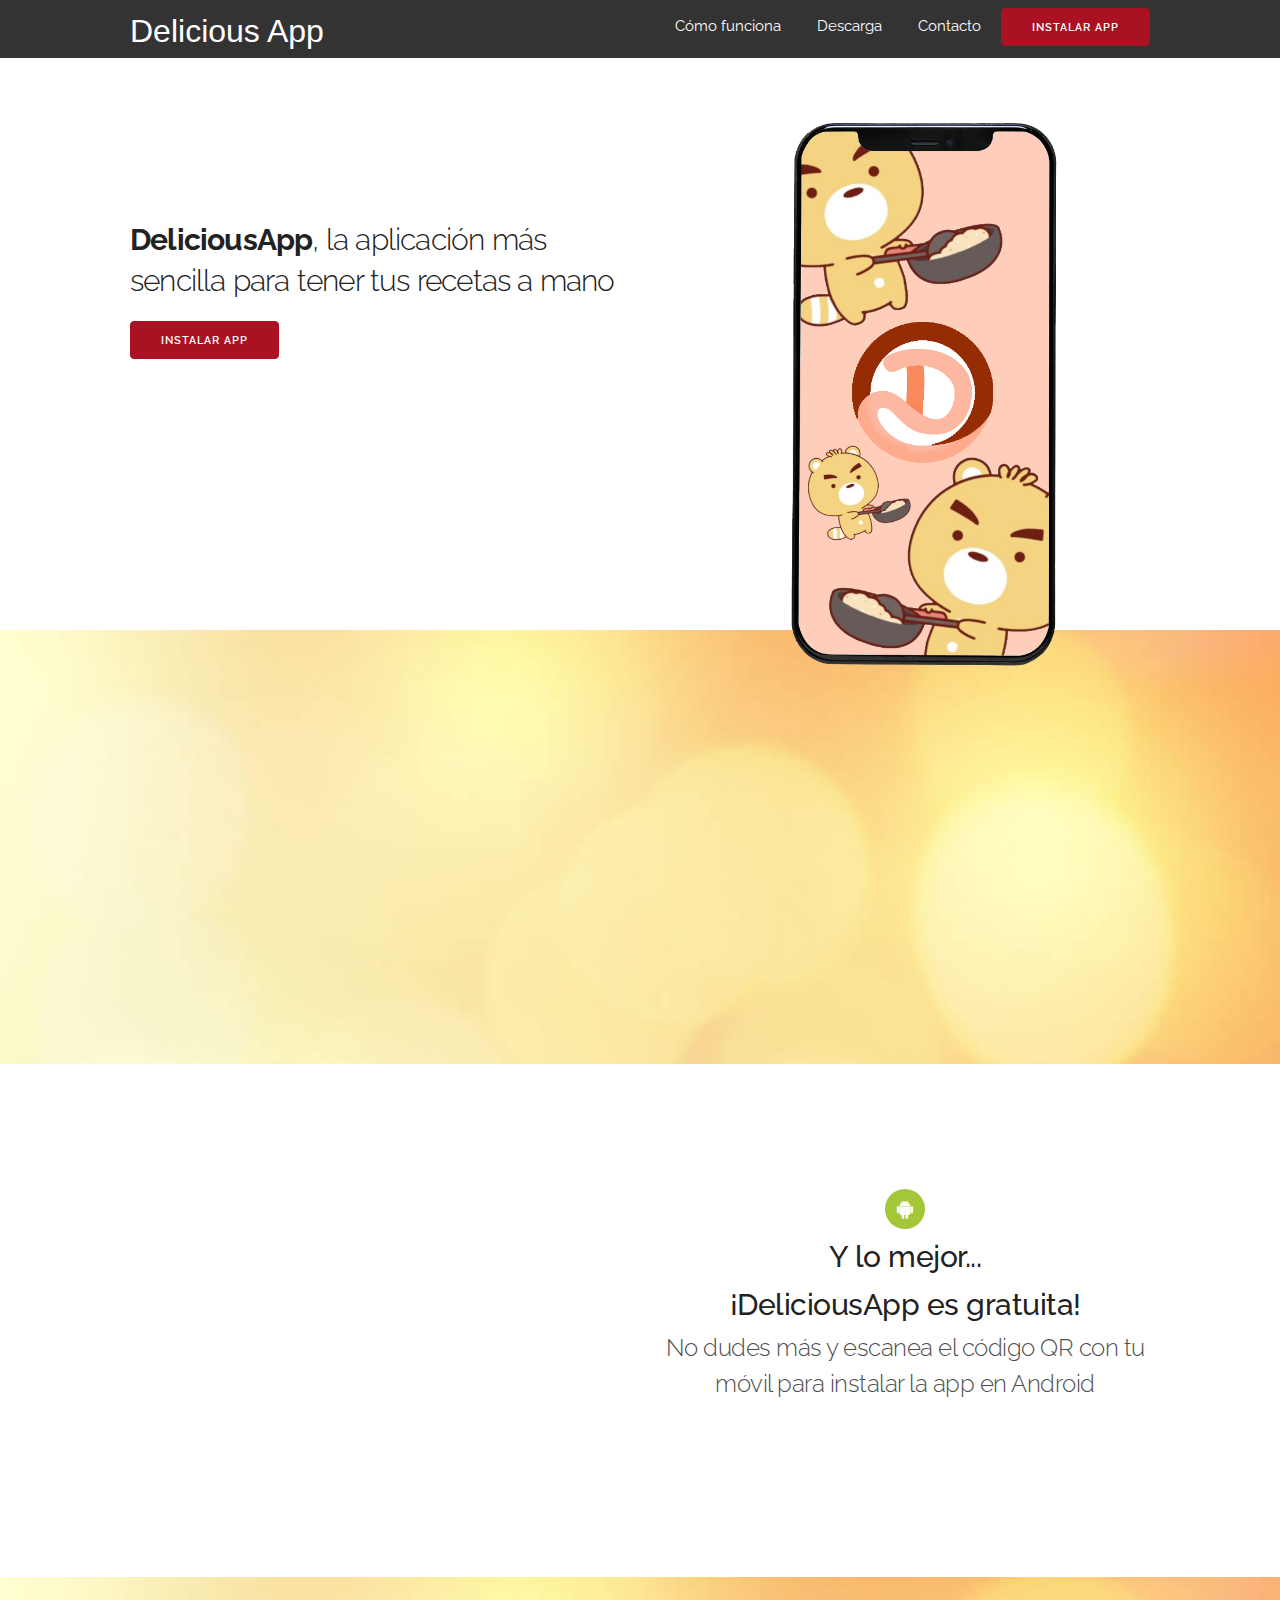
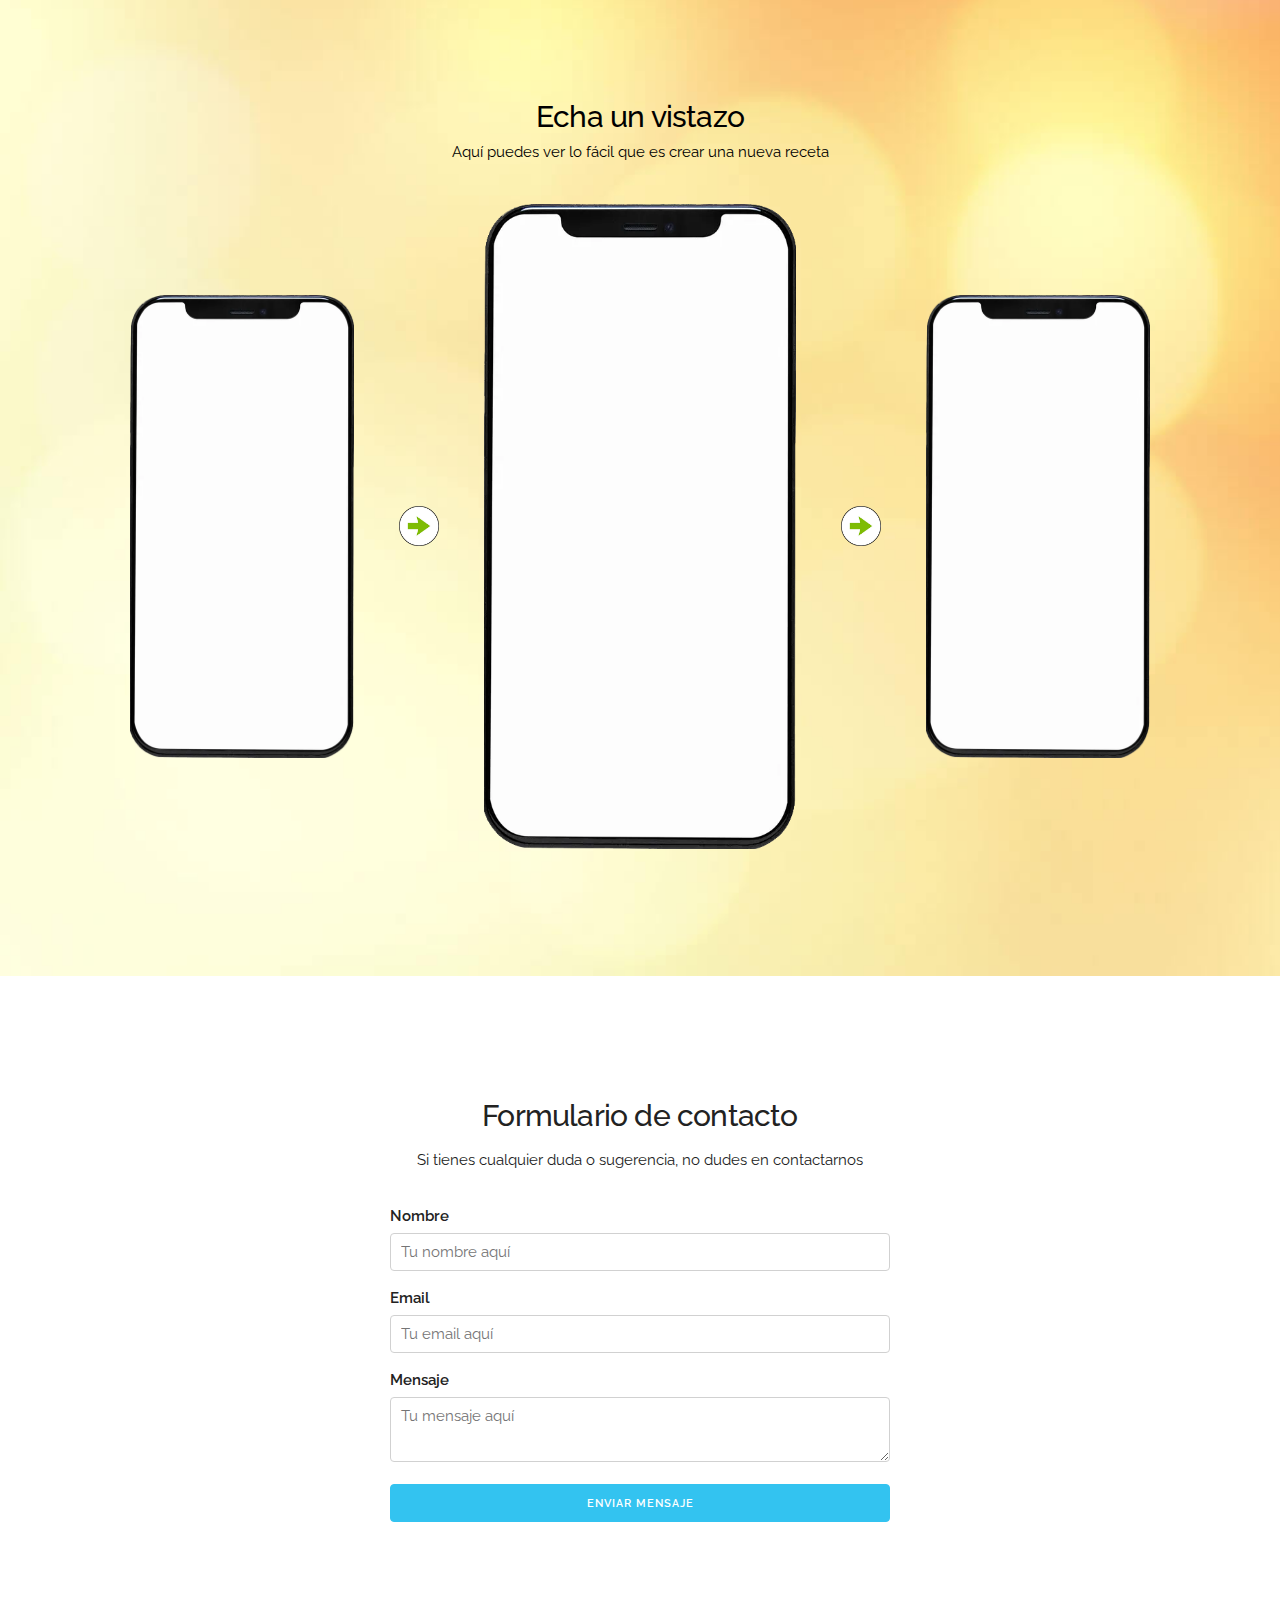
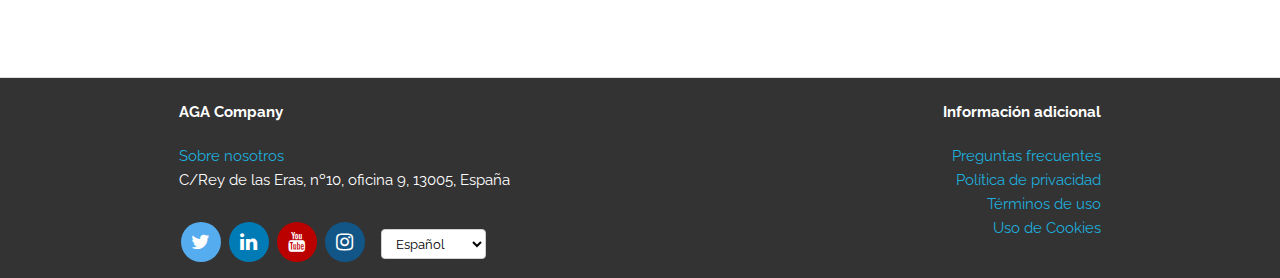
<file: index.html>
<!DOCTYPE html>
<html lang="es">
  <head>
    <meta charset="utf-8">
    <title>DeliciousApp</title>
    <meta name="description" content="DeliciousApp web">
    <meta name="author" content="AGA company">
    <meta name="viewport" content="width=device-width, initial-scale=1">
    <link href="//fonts.googleapis.com/css?family=Raleway:400,300,600" rel="stylesheet" type="text/css">
    <link href="https://fonts.cdnfonts.com/css/street-explorer" rel="stylesheet">
    <link rel="stylesheet" href="https://cdnjs.cloudflare.com/ajax/libs/font-awesome/4.7.0/css/font-awesome.min.css">
    <link rel="stylesheet" href="css/normalize.css">
    <link rel="stylesheet" href="css/skeleton.css">
    <link rel="stylesheet" href="css/deliciosapp.css">
    <link rel="icon" type="image/png" href="images/favicon.png">
  </head>
  <body>

    <div id="header-section"></div>

    <div id="hero-section" class="section hero">
      <div class="container">
        <div class="row">
          <div class="one-half column">
            <h4 class="hero-heading">
              <strong>DeliciousApp</strong>, la aplicación más sencilla para tener tus recetas a mano
            </h4>
            <a class="button button-primary" href="/deliciousapp.apk">Instalar App</a>
          </div>
          <div class="one-half column">
            <img class="phone" src="images/hero_screen.png">
          </div>
        </div>
      </div>
    </div>
    
    <div id="features-section" class="section features">
      <div class="container">
        <div class="row">
          <div class="one-third column feature bottom-top-animation">
            <h2 class="feature-number">
              <strong>1</strong>
            </h2>
            <h5 class="feature-heading">
              No olvides tus recetas
            </h5>
            <p class="feature-description">
              Con DeliciousApp podrás guardar todas tus recetas en tu móvil o tablet Android de forma rápida y fácil
            </p>
          </div>
          <div class="one-third column feature bottom-top-animation">
            <h2 class="feature-number">
              <strong>2</strong>
            </h2>
            <h5 class="feature-heading">
              Comparte tus recetas
            </h5>
            <p class="feature-description">
              Envíale a tus amigos y conocidos los pasos a seguir para cocinar tus recetas más aclamadas
            </p>
          </div>
          <div class="one-third column feature bottom-top-animation">
            <h2 class="feature-number">
              <strong>3</strong>
            </h2>
            <h5 class="feature-heading">
              Soporte multi-usuario
            </h5>
            <p class="feature-description">
              Crea distintos usuarios en un mismo dispositivo (así podrás mantener en secreto tu receta estrella)
            </p>
          </div>
        </div>
      </div>
    </div>

    <div id="install-section" class="section install">
      <div class="container">
        <div class="row">
          <div class="one-half column bottom-top-animation">
            <img class="install-qr" src="images/install_qr.png">
          </div>
          <div class="one-half column">
            <a href="#" onclick="javascript:showWorkInProgressAlert()" class="fa fa-android"></a>
            <h5 class="install-heading">
              Y lo mejor...
            </h5>
            <h5 class="install-heading">
              ¡DeliciousApp es gratuita!
            </h5>
            <h5 class="install-description">
              No dudes más y escanea el código QR con tu móvil para instalar la app en Android
            </h5>
          </div>
        </div>
      </div>
    </div>

    <div id="demo-section" class="section demo-images">
      <div class="container">
        <h4 class="demo-images-heading">Echa un vistazo</h4>
        <p class="demo-images-description">
          Aquí puedes ver lo fácil que es crear una nueva receta
        </p>
        <div class="row">
          <div class="three columns">
            <img class="u-max-full-width" src="images/screenshot_1.png">
          </div>
          <div class="one column">
            <img class="arrow-icon" src="images/arrow_icon.png">
          </div>
          <div class="four columns">
            <img class="u-max-full-width" src="images/screenshot_2.png">
          </div>
          <div class="one column">
            <img class="arrow-icon" src="images/arrow_icon.png">
          </div>
          <div class="three columns">
            <img class="u-max-full-width" src="images/screenshot_3.png">
          </div>
        </div>
      </div>
    </div>
    
    <div id="contact-section" class="section contact">
      <div class="container">
        <h4 class="contact-heading">
          Formulario de contacto
        </h4>
        <p class="contact-description">
          Si tienes cualquier duda o sugerencia, no dudes en contactarnos
        </p>
        <form id="contact-form" action="" method="post" class="contact-form">
          <label for="name">Nombre</label>
          <input id="name" type="text" name="name" placeholder="Tu nombre aquí" maxlength="100" required>
      
          <label for="email">Email</label>
          <input id="email" type="email" name="email" placeholder="Tu email aquí" required>
      
          <label for="message">Mensaje</label>
          <textarea id="message" name="message" placeholder="Tu mensaje aquí" maxlength="255" required></textarea>

          <p id="contact-form-success-message" class="alert alert-success display-none">
            <strong>¡Gracias por contactar!</strong> Te contestaremos en un plazo máximo de 48 horas.
          </p>
          <p id="contact-form-error-message" class="alert alert-error display-none">
            <strong>¡Ups!</strong> Se ha producido un error al enviar el formulario de contacto, prueba de nuevo.
          </p>
          <input class="button-primary" type="submit" value="Enviar mensaje" />
        </form>
      </div>
    </div>

    <div id="footer-section"></div>

    <script src="https://code.jquery.com/jquery-3.6.0.min.js" integrity="sha256-/xUj+3OJU5yExlq6GSYGSHk7tPXikynS7ogEvDej/m4=" crossorigin="anonymous"></script>
    <script src="./js/common.js"></script>
    <script src="./js/index.js"></script>
    <script>
      $(document).ready(function() {registerEvents(); loadHtml();});
    </script>

  </body>
</html>
</file>
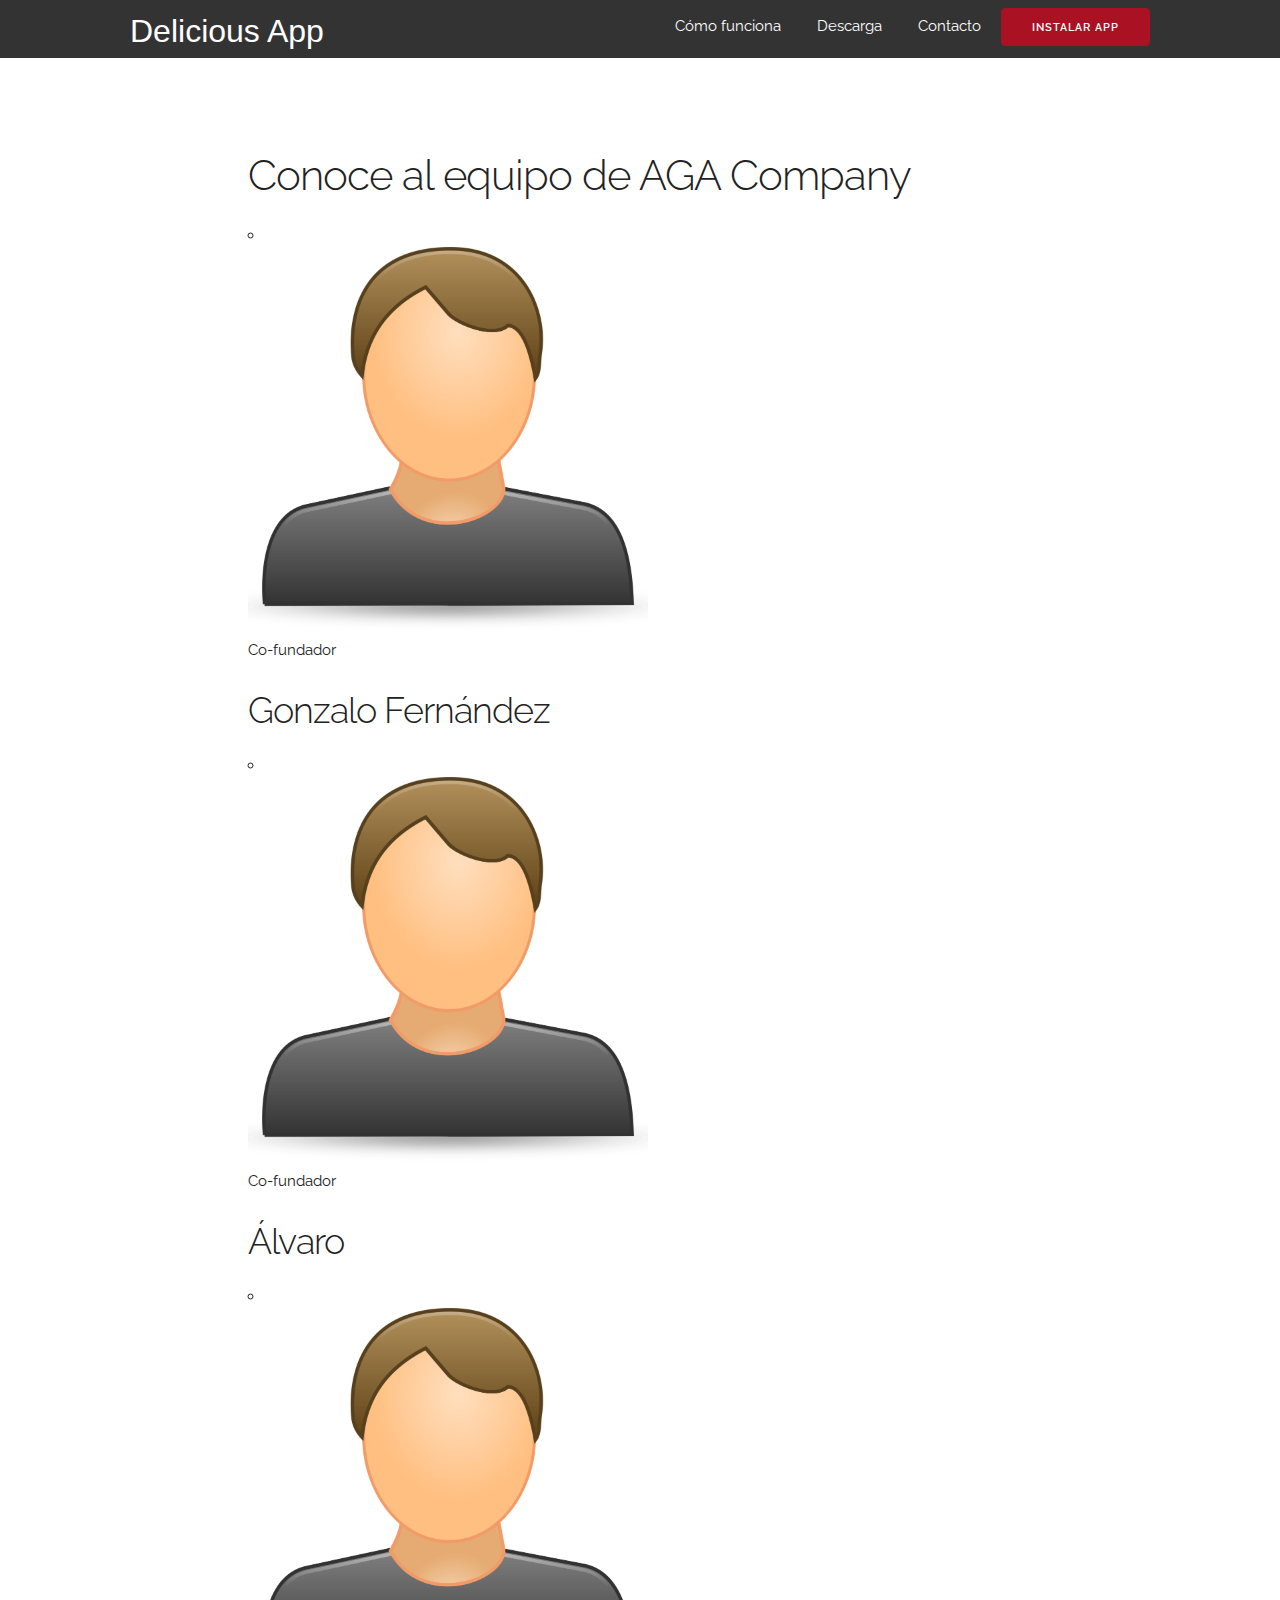
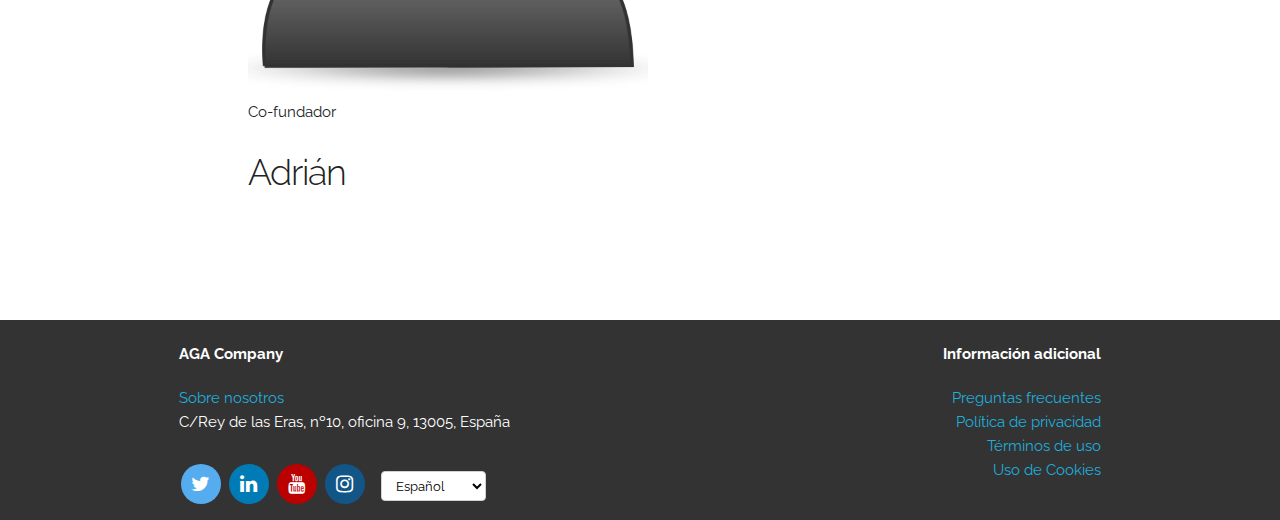
<file: aboutus.html>
<!DOCTYPE html>
<html lang="es">
  <head>
    <meta charset="utf-8">
    <title>Sobre nosotros</title>
    <meta name="description" content="DeliciosApp equipo">
    <meta name="author" content="AGA company">
    <meta name="viewport" content="width=device-width, initial-scale=1">
    <link href="//fonts.googleapis.com/css?family=Raleway:400,300,600" rel="stylesheet" type="text/css">
    <link rel="stylesheet" href="https://cdnjs.cloudflare.com/ajax/libs/font-awesome/4.7.0/css/font-awesome.min.css">
    <link rel="stylesheet" href="css/normalize.css">
    <link rel="stylesheet" href="css/skeleton.css">
    <link rel="stylesheet" href="css/deliciosapp.css">
    <link rel="icon" type="image/png" href="images/favicon.png">
  </head>
  <body>

    <div id="header-section"></div>

    <div id="about-us" class="text-page">
      <div class="container">
        <div class="row">
          <div class="twelve columns">
            <h2>Conoce al equipo de AGA Company</h2>
          </div>
        </div>
        <div class="row">
          <div class="twelve columns">
            <ul>
              <li>
                <div>
                  <img class="team-member" src="./images/team_member.png" alt="Gonzalo Fernández">
                  <p>Co-fundador</p>
                  <h3>Gonzalo Fernández</h3>
                </div>
              </li>
              <li>
                <div>
                  <img class="team-member" src="./images/team_member.png" alt="Álvaro">
                  <p>Co-fundador</p>
                  <h3>Álvaro</h3>
                </div>
              </li>
              <li>
                <div>
                  <img class="team-member" src="./images/team_member.png" alt="Adrián">
                  <p>Co-fundador</p>
                  <h3>Adrián</h3>
                </div>
              </li>
            </ul>
          </div>
        </div>
      </div>
    </div>

    <div id="footer-section"></div>

    <script src="https://code.jquery.com/jquery-3.6.0.min.js" integrity="sha256-/xUj+3OJU5yExlq6GSYGSHk7tPXikynS7ogEvDej/m4=" crossorigin="anonymous"></script>
    <script src="./js/common.js"></script>
    <script>
      $(document).ready(function () { loadHtml(); });
    </script>
  </body>
</html>
</file>
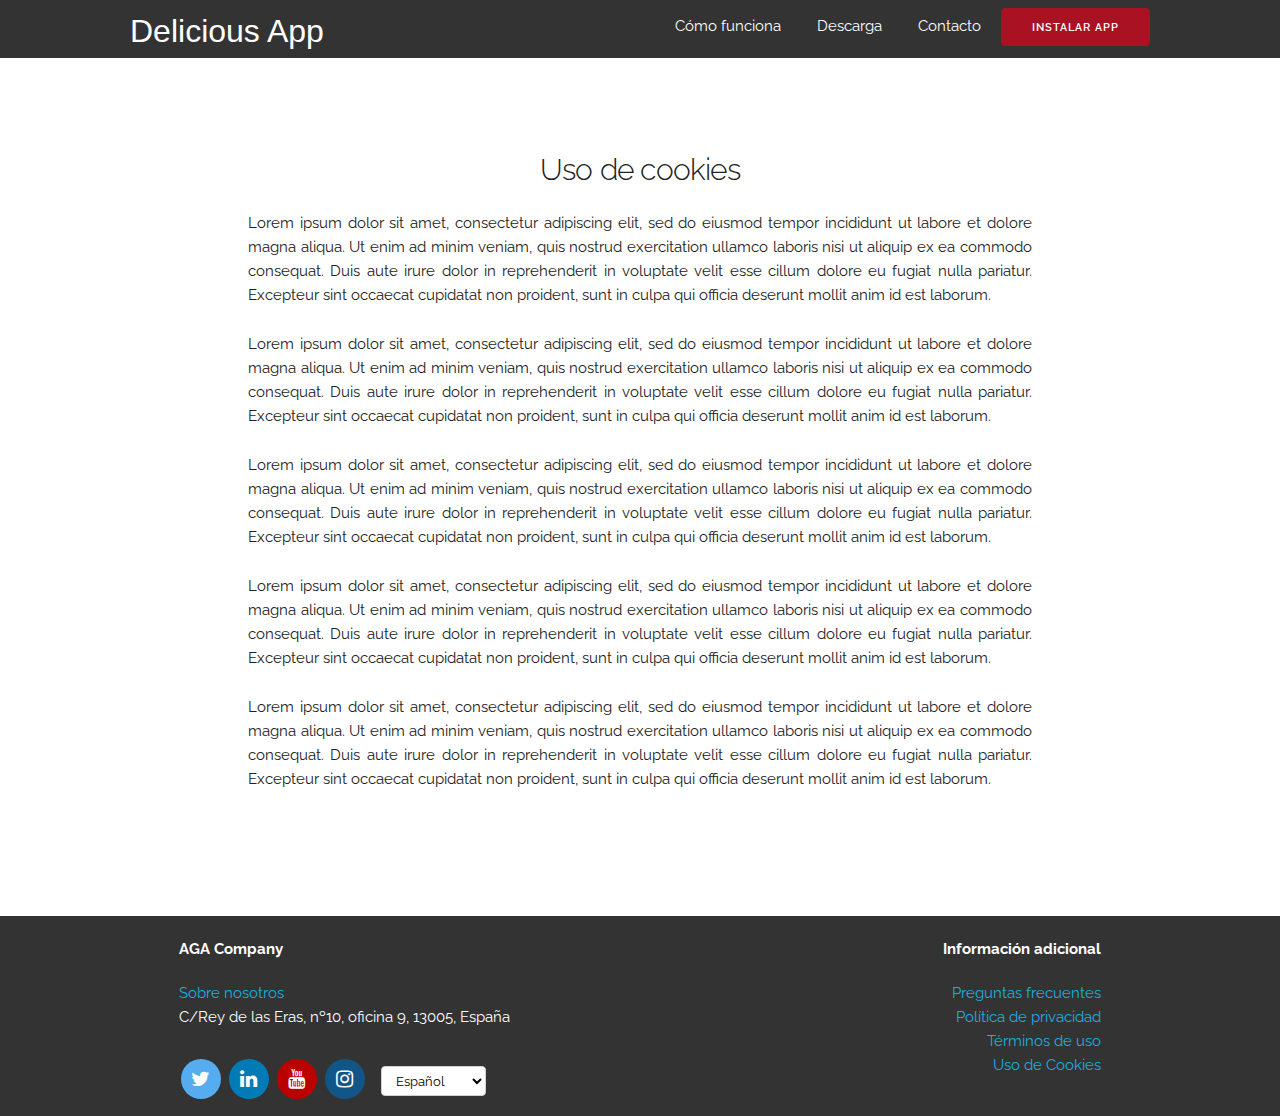
<file: cookies.html>
<!DOCTYPE html>
<html lang="es">
  <head>
    <meta charset="utf-8">
    <title>DeliciousApp</title>
    <meta name="description" content="DeliciousApp uso de cookies">
    <meta name="author" content="AGA company">
    <meta name="viewport" content="width=device-width, initial-scale=1">
    <link href="//fonts.googleapis.com/css?family=Raleway:400,300,600" rel="stylesheet" type="text/css">
    <link href="http://fonts.cdnfonts.com/css/street-explorer" rel="stylesheet">
    <link rel="stylesheet" href="https://cdnjs.cloudflare.com/ajax/libs/font-awesome/4.7.0/css/font-awesome.min.css">
    <link rel="stylesheet" href="css/normalize.css">
    <link rel="stylesheet" href="css/skeleton.css">
    <link rel="stylesheet" href="css/deliciosapp.css">
    <link rel="icon" type="image/png" href="images/favicon.png">
  </head>
  <body>
  
    <div id="header-section"></div>
  
    <div id="cookies" class="text-page">
      <div class="container">
        <div class="row">
          <div class="twelve columns text-align-center">
            <h4>Uso de cookies</h4>
          </div>
        </div>
        <div class="row">
          <div class="twelve columns justified">
            <p>Lorem ipsum dolor sit amet, consectetur adipiscing elit, sed do eiusmod tempor incididunt ut labore et
              dolore magna
              aliqua. Ut enim ad minim veniam, quis nostrud exercitation ullamco laboris nisi ut aliquip ex ea commodo
              consequat. Duis
              aute irure dolor in reprehenderit in voluptate velit esse cillum dolore eu fugiat nulla pariatur. Excepteur
              sint
              occaecat cupidatat non proident, sunt in culpa qui officia deserunt mollit anim id est laborum.</p>
            <p>Lorem ipsum dolor sit amet, consectetur adipiscing elit, sed do eiusmod tempor incididunt ut labore et
              dolore magna
              aliqua. Ut enim ad minim veniam, quis nostrud exercitation ullamco laboris nisi ut aliquip ex ea commodo
              consequat. Duis
              aute irure dolor in reprehenderit in voluptate velit esse cillum dolore eu fugiat nulla pariatur. Excepteur
              sint
              occaecat cupidatat non proident, sunt in culpa qui officia deserunt mollit anim id est laborum.</p>
            <p>Lorem ipsum dolor sit amet, consectetur adipiscing elit, sed do eiusmod tempor incididunt ut labore et
              dolore magna
              aliqua. Ut enim ad minim veniam, quis nostrud exercitation ullamco laboris nisi ut aliquip ex ea commodo
              consequat. Duis
              aute irure dolor in reprehenderit in voluptate velit esse cillum dolore eu fugiat nulla pariatur. Excepteur
              sint
              occaecat cupidatat non proident, sunt in culpa qui officia deserunt mollit anim id est laborum.</p>
            <p>Lorem ipsum dolor sit amet, consectetur adipiscing elit, sed do eiusmod tempor incididunt ut labore et
              dolore magna
              aliqua. Ut enim ad minim veniam, quis nostrud exercitation ullamco laboris nisi ut aliquip ex ea commodo
              consequat. Duis
              aute irure dolor in reprehenderit in voluptate velit esse cillum dolore eu fugiat nulla pariatur. Excepteur
              sint
              occaecat cupidatat non proident, sunt in culpa qui officia deserunt mollit anim id est laborum.</p>
            <p>Lorem ipsum dolor sit amet, consectetur adipiscing elit, sed do eiusmod tempor incididunt ut labore et
              dolore magna
              aliqua. Ut enim ad minim veniam, quis nostrud exercitation ullamco laboris nisi ut aliquip ex ea commodo
              consequat. Duis
              aute irure dolor in reprehenderit in voluptate velit esse cillum dolore eu fugiat nulla pariatur. Excepteur
              sint
              occaecat cupidatat non proident, sunt in culpa qui officia deserunt mollit anim id est laborum.</p>
          </div>
        </div>
      </div>
    </div>
  
    <div id="footer-section"></div>
  
    <script src="https://code.jquery.com/jquery-3.6.0.min.js"
      integrity="sha256-/xUj+3OJU5yExlq6GSYGSHk7tPXikynS7ogEvDej/m4=" crossorigin="anonymous"></script>
    <script src="./js/common.js"></script>
    <script>
      $(document).ready(function () { loadHtml(); });
    </script>
  </body>
</html>
</file>
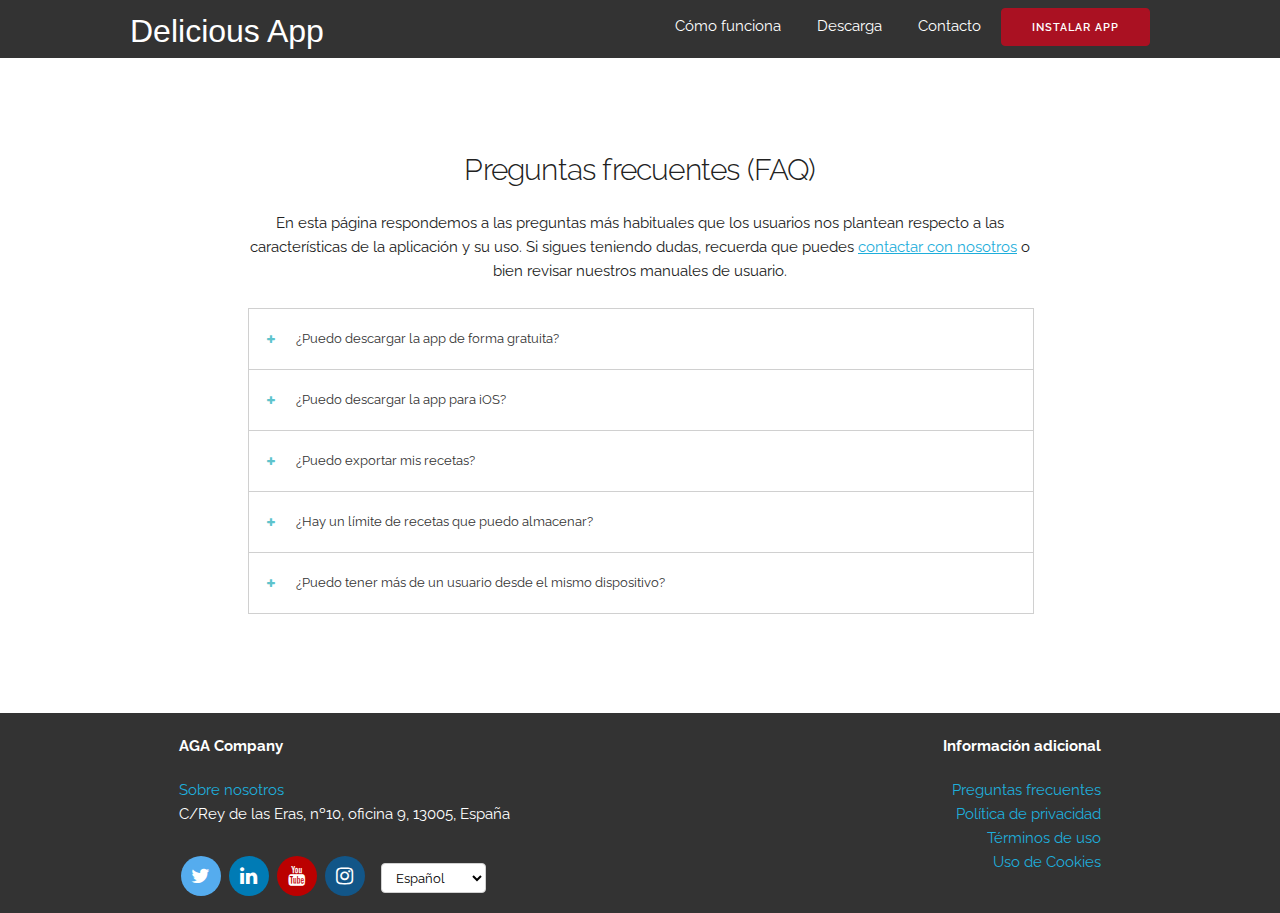
<file: faqs.html>
<!DOCTYPE html>
<html lang="es">
  <head>
    <meta charset="utf-8">
    <title>DeliciousApp</title>
    <meta name="description" content="DeliciousApp preguntas frecuentes">
    <meta name="author" content="AGA company">
    <meta name="viewport" content="width=device-width, initial-scale=1">
    <link href="//fonts.googleapis.com/css?family=Raleway:400,300,600" rel="stylesheet" type="text/css">
    <link href="http://fonts.cdnfonts.com/css/street-explorer" rel="stylesheet">
    <link rel="stylesheet" href="https://cdnjs.cloudflare.com/ajax/libs/font-awesome/4.7.0/css/font-awesome.min.css">
    <link rel="stylesheet" href="css/normalize.css">
    <link rel="stylesheet" href="css/skeleton.css">
    <link rel="stylesheet" href="css/deliciosapp.css">
    <link rel="icon" type="image/png" href="images/favicon.png">
  </head>
  <body>
  
    <div id="header-section"></div>

    <div id="faqs" class="text-page">
      <div class="container">
        <div class="row">
          <div class="twelve columns text-align-center">
            <h4>Preguntas frecuentes (FAQ)</h4>
          </div>
        </div>
        <div class="row">
          <div class="twelve columns">
            <p class="text-align-center">
              En esta página respondemos a las preguntas más habituales que los usuarios nos plantean respecto a las características de la aplicación y su uso. Si sigues teniendo dudas, recuerda que puedes <a href="/#contact-section">contactar con nosotros</a> o bien revisar nuestros manuales de usuario.
            </p>

            <a href="#" class="faqs-question">
              <i class="fa fa-plus" aria-hidden="true"></i>
              ¿Puedo descargar la app de forma gratuita?
            </a>
            <div class="faqs-answer">
              <p class="justified">
                Sí. La app es totalmente gratuita, así que anímate a probarla.
              </p>
            </div>
            <a href="#" class="faqs-question">
              <i class="fa fa-plus" aria-hidden="true"></i>
              ¿Puedo descargar la app para iOS?
            </a>
            <div class="faqs-answer">
              <p class="justified">
                No. Actualmente la app solo está disponible para Android.
              </p>
            </div>
            <a href="#" class="faqs-question">
              <i class="fa fa-plus" aria-hidden="true"></i>
              ¿Puedo exportar mis recetas?
            </a>
            <div class="faqs-answer">
              <p class="justified">
                Sí y no. En la versión actual no es posible exportar tus recetas desde la app. Es una funcionalidad que se incorporará en futuras versiones. No obstante, si contactas con nosotros y nos lo solicitas te enviaremos un archivo CSV con los datos de todas tus recetas.
              </p>
            </div>
            <a href="#" class="faqs-question">
              <i class="fa fa-plus" aria-hidden="true"></i>
              ¿Hay un límite de recetas que puedo almacenar?
            </a>
            <div class="faqs-answer">
              <p class="justified">
                No. Puedes guardar tantas recetas como necesites. El único límite es la imaginación.
              </p>
            </div>
            <a href="#" class="faqs-question">
              <i class="fa fa-plus" aria-hidden="true"></i>
              ¿Puedo tener más de un usuario desde el mismo dispositivo?
            </a>
            <div class="faqs-answer">
              <p class="justified">
                Sí. Podrás crear tantos usuarios como necesites.
              </p>
            </div>
            <!-- <a href="#" class="faqs-question">
              <i class="fa fa-plus" aria-hidden="true"></i>
              ¿Lorem ipsum dolor sit amet?
            </a>
            <div class="faqs-answer">
              <p class="justified">
                Lorem ipsum dolor sit amet, consectetur adipiscing elit, sed do eiusmod tempor incididunt ut labore et dolore magna aliqua.
              </p>
            </div>
            <a href="#" class="faqs-question">
              <i class="fa fa-plus" aria-hidden="true"></i>
              ¿Lorem ipsum dolor sit amet?
            </a>
            <div class="faqs-answer">
              <p class="justified">
                Sed ut perspiciatis unde omnis iste natus error sit voluptatem accusantium doloremque laudantium, totam rem aperiam,
                eaque ipsa quae ab illo inventore veritatis et quasi architecto beatae vitae dicta sunt explicabo. Nemo enim ipsam
                voluptatem quia voluptas sit aspernatur aut odit aut fugit, sed quia consequuntur magni dolores eos qui ratione
                voluptatem sequi nesciunt.
              </p>
            </div>
            <a href="#" class="faqs-question">
              <i class="fa fa-plus" aria-hidden="true"></i>
              ¿Lorem ipsum dolor sit amet?
            </a>
            <div class="faqs-answer">
              <p class="justified">
                Neque porro quisquam est, qui dolorem ipsum quia dolor sit amet, consectetur, adipisci velit, sed quia non numquam eius
                modi tempora incidunt ut labore et dolore magnam aliquam quaerat voluptatem.
              </p>
            </div>
            <a href="#" class="faqs-question">
              <i class="fa fa-plus" aria-hidden="true"></i>
              ¿Lorem ipsum dolor sit amet?
            </a>
            <div class="faqs-answer">
              <p class="justified">
                At vero eos et accusamus et iusto odio dignissimos ducimus qui blanditiis praesentium voluptatum deleniti atque corrupti
                quos dolores et quas molestias excepturi sint occaecati cupiditate non provident, similique sunt in culpa qui officia
                deserunt mollitia animi, id est laborum et dolorum fuga. Et harum quidem rerum facilis est et expedita distinctio.
              </p>
            </div> -->
          </div>
        </div>
      </div>
    </div>
  
    <div id="footer-section"></div>
  
    <script src="https://code.jquery.com/jquery-3.6.0.min.js"
      integrity="sha256-/xUj+3OJU5yExlq6GSYGSHk7tPXikynS7ogEvDej/m4=" crossorigin="anonymous"></script>
    <script src="./js/common.js"></script>
    <script src="./js/faqs.js"></script>
    <script>
      $(document).ready(function () { registerEvents();loadHtml(); });
    </script>
  </body>
</html>
</file>
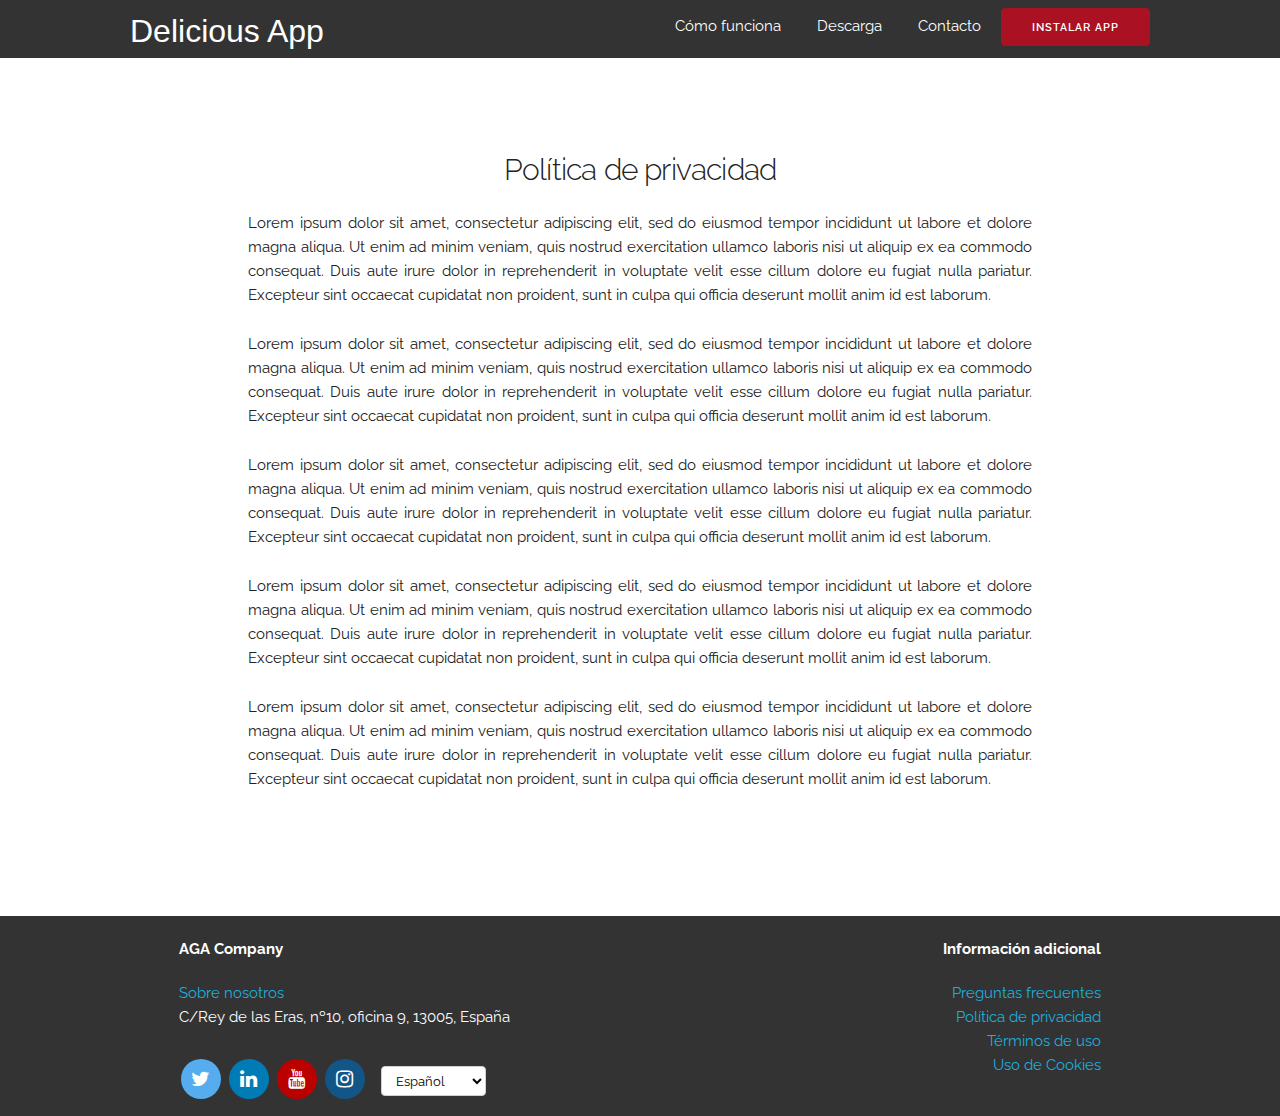
<file: privacy.html>
<!DOCTYPE html>
<html lang="es">
  <head>
    <meta charset="utf-8">
    <title>DeliciousApp</title>
    <meta name="description" content="DeliciousApp política de privacidad">
    <meta name="author" content="AGA company">
    <meta name="viewport" content="width=device-width, initial-scale=1">
    <link href="//fonts.googleapis.com/css?family=Raleway:400,300,600" rel="stylesheet" type="text/css">
    <link href="http://fonts.cdnfonts.com/css/street-explorer" rel="stylesheet">
    <link rel="stylesheet" href="https://cdnjs.cloudflare.com/ajax/libs/font-awesome/4.7.0/css/font-awesome.min.css">
    <link rel="stylesheet" href="css/normalize.css">
    <link rel="stylesheet" href="css/skeleton.css">
    <link rel="stylesheet" href="css/deliciosapp.css">
    <link rel="icon" type="image/png" href="images/favicon.png">
  </head>
  <body>

    <div id="header-section"></div>

    <div id="privacy" class="text-page">
      <div class="container">
        <div class="row">
          <div class="twelve columns text-align-center">
            <h4>Política de privacidad</h4>
          </div>
        </div>
        <div class="row">
          <div class="twelve columns justified">
            <p>Lorem ipsum dolor sit amet, consectetur adipiscing elit, sed do eiusmod tempor incididunt ut labore et dolore magna
            aliqua. Ut enim ad minim veniam, quis nostrud exercitation ullamco laboris nisi ut aliquip ex ea commodo consequat. Duis
            aute irure dolor in reprehenderit in voluptate velit esse cillum dolore eu fugiat nulla pariatur. Excepteur sint
            occaecat cupidatat non proident, sunt in culpa qui officia deserunt mollit anim id est laborum.</p>
            <p>Lorem ipsum dolor sit amet, consectetur adipiscing elit, sed do eiusmod tempor incididunt ut labore et dolore magna
            aliqua. Ut enim ad minim veniam, quis nostrud exercitation ullamco laboris nisi ut aliquip ex ea commodo consequat. Duis
            aute irure dolor in reprehenderit in voluptate velit esse cillum dolore eu fugiat nulla pariatur. Excepteur sint
            occaecat cupidatat non proident, sunt in culpa qui officia deserunt mollit anim id est laborum.</p>
            <p>Lorem ipsum dolor sit amet, consectetur adipiscing elit, sed do eiusmod tempor incididunt ut labore et dolore magna
            aliqua. Ut enim ad minim veniam, quis nostrud exercitation ullamco laboris nisi ut aliquip ex ea commodo consequat. Duis
            aute irure dolor in reprehenderit in voluptate velit esse cillum dolore eu fugiat nulla pariatur. Excepteur sint
            occaecat cupidatat non proident, sunt in culpa qui officia deserunt mollit anim id est laborum.</p>
            <p>Lorem ipsum dolor sit amet, consectetur adipiscing elit, sed do eiusmod tempor incididunt ut labore et dolore magna
            aliqua. Ut enim ad minim veniam, quis nostrud exercitation ullamco laboris nisi ut aliquip ex ea commodo consequat. Duis
            aute irure dolor in reprehenderit in voluptate velit esse cillum dolore eu fugiat nulla pariatur. Excepteur sint
            occaecat cupidatat non proident, sunt in culpa qui officia deserunt mollit anim id est laborum.</p>
            <p>Lorem ipsum dolor sit amet, consectetur adipiscing elit, sed do eiusmod tempor incididunt ut labore et dolore magna
            aliqua. Ut enim ad minim veniam, quis nostrud exercitation ullamco laboris nisi ut aliquip ex ea commodo consequat. Duis
            aute irure dolor in reprehenderit in voluptate velit esse cillum dolore eu fugiat nulla pariatur. Excepteur sint
            occaecat cupidatat non proident, sunt in culpa qui officia deserunt mollit anim id est laborum.</p>
          </div>
        </div>
      </div>
    </div>

    <div id="footer-section"></div>

    <script src="https://code.jquery.com/jquery-3.6.0.min.js" integrity="sha256-/xUj+3OJU5yExlq6GSYGSHk7tPXikynS7ogEvDej/m4=" crossorigin="anonymous"></script>
    <script src="./js/common.js"></script>
    <script>
      $(document).ready(function () { loadHtml(); });
    </script>
  </body>
</html>
</file>
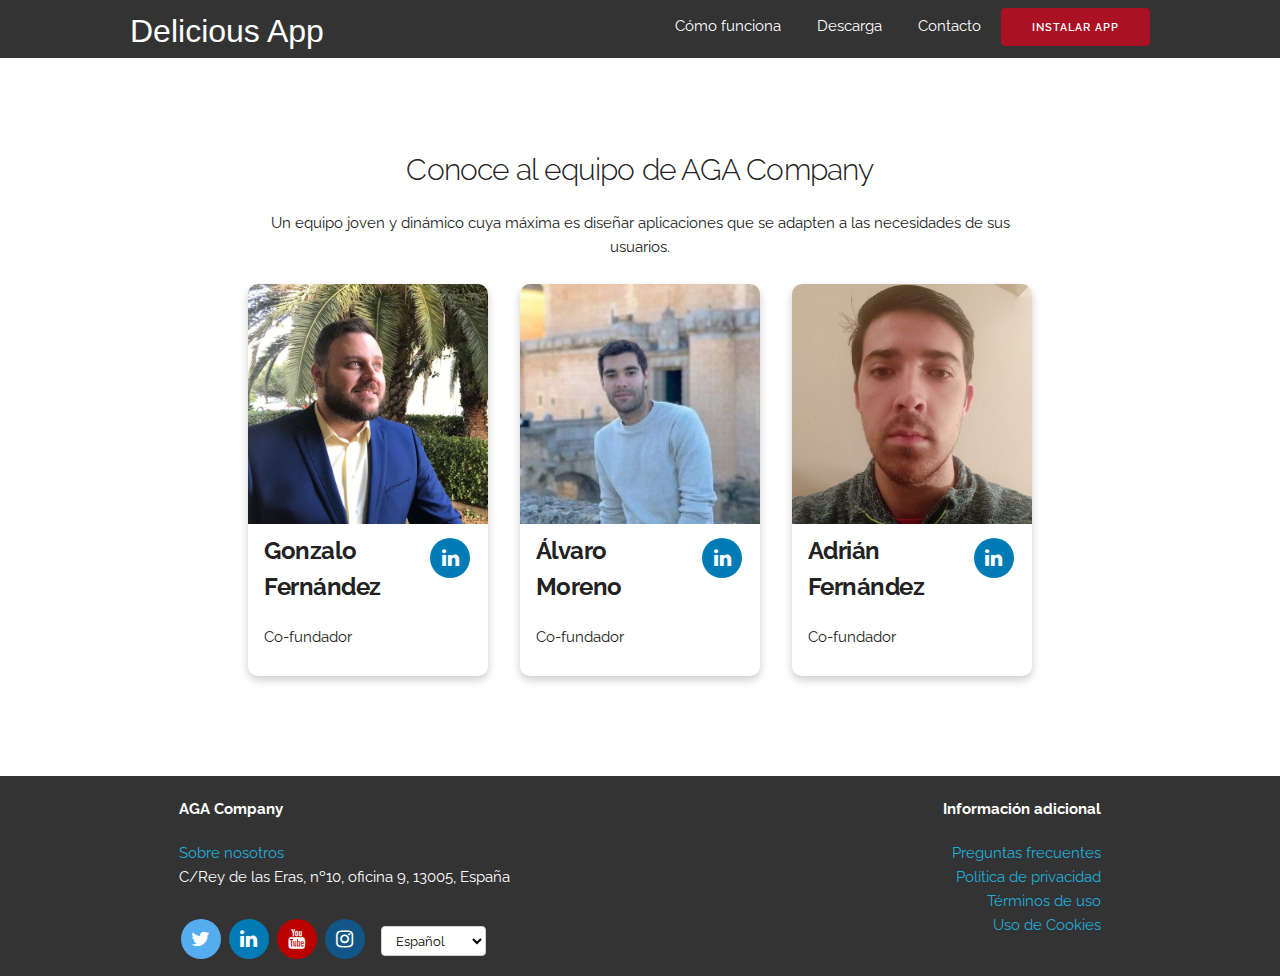
<file: team.html>
<!DOCTYPE html>
<html lang="es">
  <head>
    <meta charset="utf-8">
    <title>DeliciousApp</title>
    <meta name="description" content="DeliciousApp equipo">
    <meta name="author" content="AGA company">
    <meta name="viewport" content="width=device-width, initial-scale=1">
    <link href="//fonts.googleapis.com/css?family=Raleway:400,300,600" rel="stylesheet" type="text/css">
    <link href="http://fonts.cdnfonts.com/css/street-explorer" rel="stylesheet">
    <link rel="stylesheet" href="https://cdnjs.cloudflare.com/ajax/libs/font-awesome/4.7.0/css/font-awesome.min.css">
    <link rel="stylesheet" href="css/normalize.css">
    <link rel="stylesheet" href="css/skeleton.css">
    <link rel="stylesheet" href="css/deliciosapp.css">
    <link rel="icon" type="image/png" href="images/favicon.png">
  </head>
  <body>

    <div id="header-section"></div>

    <div id="about-us" class="text-page">
      <div class="container">
        <div class="row">
          <div class="twelve columns text-align-center">
            <h4>Conoce al equipo de AGA Company</h4>
            <p>Un equipo joven y dinámico cuya máxima es diseñar aplicaciones que se adapten a las necesidades de sus usuarios.</p>
          </div>
        </div>
        <div class="row">
          <div class="one-third column">
            <div class="card">
              <img class="card-image" src="/images/gonzalo.jpeg" alt="Gonzalo Fernández">
              <div class="card-content">
                <div class="row">
                  <div class="six columns text-align-start">
                    <h5><b>Gonzalo Fernández</b></h5>
                  </div>
                  <div class="six columns text-align-end">
                    <a href="https://www.linkedin.com/in/gonzalo-fernandez-ruiz/" target="_blank" class="fa fa-linkedin"></a>
                  </div>
                </div>
                <div class="row">
                  <div class="twelve columns text-align-start">
                    <p>Co-fundador</p>
                  </div>
                </div>
              </div>
            </div>
          </div>
          <div class="one-third column">
            <div class="card">
              <img class="card-image" src="/images/alvaro.jpeg" alt="Álvaro Moreno">
              <div class="card-content">
                <div class="row">
                  <div class="six columns text-align-start">
                    <h5><b>Álvaro Moreno</b></h5>
                  </div>
                  <div class="six columns text-align-end">
                    <a href="https://www.linkedin.com/in/alvaro-moreno-1267408a" target="_blank" class="fa fa-linkedin"></a>
                  </div>
                </div>
                <div class="row">
                  <div class="twelve columns text-align-start">
                    <p>Co-fundador</p>
                  </div>
                </div>
              </div>
            </div>
          </div>
          <div class="one-third column">
            <div class="card">
              <img class="card-image" src="/images/adrian.jpeg" alt="Adrián Fernández">
              <div class="card-content">
                <div class="row">
                  <div class="six columns text-align-start">
                    <h5><b>Adrián Fernández</b></h5>
                  </div>
                  <div class="six columns text-align-end">
                    <a href="https://www.linkedin.com/" target="_blank" class="fa fa-linkedin"></a>
                  </div>
                </div>
                <div class="row">
                  <div class="twelve columns text-align-start">
                    <p>Co-fundador</p>
                  </div>
                </div>
              </div>
            </div>
          </div>
        </div>
      </div>
    </div>

    <div id="footer-section"></div>

    <script src="https://code.jquery.com/jquery-3.6.0.min.js" integrity="sha256-/xUj+3OJU5yExlq6GSYGSHk7tPXikynS7ogEvDej/m4=" crossorigin="anonymous"></script>
    <script src="./js/common.js"></script>
    <script>
      $(document).ready(function () { loadHtml(); });
    </script>
  </body>
</html>
</file>
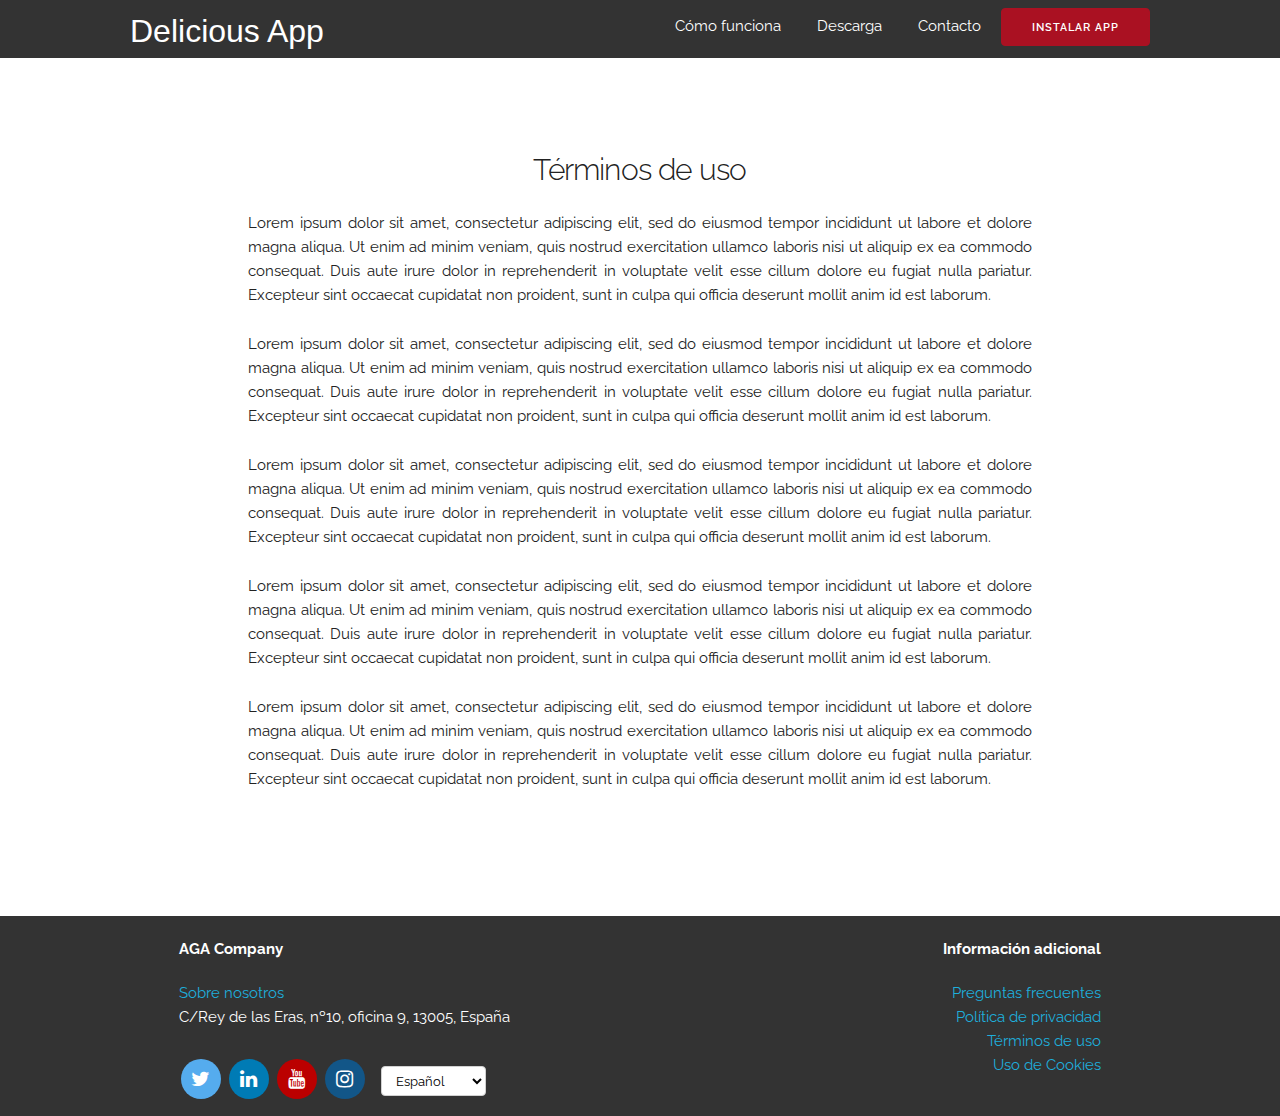
<file: terms.html>
<!DOCTYPE html>
<html lang="es">
  <head>
    <meta charset="utf-8">
    <title>DeliciousApp</title>
    <meta name="description" content="DeliciousApp términos de uso">
    <meta name="author" content="AGA company">
    <meta name="viewport" content="width=device-width, initial-scale=1">
    <link href="//fonts.googleapis.com/css?family=Raleway:400,300,600" rel="stylesheet" type="text/css">
    <link href="http://fonts.cdnfonts.com/css/street-explorer" rel="stylesheet">
    <link rel="stylesheet" href="https://cdnjs.cloudflare.com/ajax/libs/font-awesome/4.7.0/css/font-awesome.min.css">
    <link rel="stylesheet" href="css/normalize.css">
    <link rel="stylesheet" href="css/skeleton.css">
    <link rel="stylesheet" href="css/deliciosapp.css">
    <link rel="icon" type="image/png" href="images/favicon.png">
  </head>
  <body>
  
    <div id="header-section"></div>
  
    <div id="terms" class="text-page">
      <div class="container">
        <div class="row">
          <div class="twelve columns text-align-center">
            <h4>Términos de uso</h4>
          </div>
        </div>
        <div class="row">
          <div class="twelve columns justified">
            <p>Lorem ipsum dolor sit amet, consectetur adipiscing elit, sed do eiusmod tempor incididunt ut labore et
              dolore magna
              aliqua. Ut enim ad minim veniam, quis nostrud exercitation ullamco laboris nisi ut aliquip ex ea commodo
              consequat. Duis
              aute irure dolor in reprehenderit in voluptate velit esse cillum dolore eu fugiat nulla pariatur. Excepteur
              sint
              occaecat cupidatat non proident, sunt in culpa qui officia deserunt mollit anim id est laborum.</p>
            <p>Lorem ipsum dolor sit amet, consectetur adipiscing elit, sed do eiusmod tempor incididunt ut labore et
              dolore magna
              aliqua. Ut enim ad minim veniam, quis nostrud exercitation ullamco laboris nisi ut aliquip ex ea commodo
              consequat. Duis
              aute irure dolor in reprehenderit in voluptate velit esse cillum dolore eu fugiat nulla pariatur. Excepteur
              sint
              occaecat cupidatat non proident, sunt in culpa qui officia deserunt mollit anim id est laborum.</p>
            <p>Lorem ipsum dolor sit amet, consectetur adipiscing elit, sed do eiusmod tempor incididunt ut labore et
              dolore magna
              aliqua. Ut enim ad minim veniam, quis nostrud exercitation ullamco laboris nisi ut aliquip ex ea commodo
              consequat. Duis
              aute irure dolor in reprehenderit in voluptate velit esse cillum dolore eu fugiat nulla pariatur. Excepteur
              sint
              occaecat cupidatat non proident, sunt in culpa qui officia deserunt mollit anim id est laborum.</p>
            <p>Lorem ipsum dolor sit amet, consectetur adipiscing elit, sed do eiusmod tempor incididunt ut labore et
              dolore magna
              aliqua. Ut enim ad minim veniam, quis nostrud exercitation ullamco laboris nisi ut aliquip ex ea commodo
              consequat. Duis
              aute irure dolor in reprehenderit in voluptate velit esse cillum dolore eu fugiat nulla pariatur. Excepteur
              sint
              occaecat cupidatat non proident, sunt in culpa qui officia deserunt mollit anim id est laborum.</p>
            <p>Lorem ipsum dolor sit amet, consectetur adipiscing elit, sed do eiusmod tempor incididunt ut labore et
              dolore magna
              aliqua. Ut enim ad minim veniam, quis nostrud exercitation ullamco laboris nisi ut aliquip ex ea commodo
              consequat. Duis
              aute irure dolor in reprehenderit in voluptate velit esse cillum dolore eu fugiat nulla pariatur. Excepteur
              sint
              occaecat cupidatat non proident, sunt in culpa qui officia deserunt mollit anim id est laborum.</p>
          </div>
        </div>
      </div>
    </div>
  
    <div id="footer-section"></div>
  
    <script src="https://code.jquery.com/jquery-3.6.0.min.js"
      integrity="sha256-/xUj+3OJU5yExlq6GSYGSHk7tPXikynS7ogEvDej/m4=" crossorigin="anonymous"></script>
    <script src="./js/common.js"></script>
    <script>
      $(document).ready(function () { loadHtml(); });
    </script>
  </body>
</html>
</file>
<file: css/skeleton.css>
/*
* Skeleton V2.0.4
* Copyright 2014, Dave Gamache
* www.getskeleton.com
* Free to use under the MIT license.
* http://www.opensource.org/licenses/mit-license.php
* 12/29/2014
*/


/* Table of contents
––––––––––––––––––––––––––––––––––––––––––––––––––
- Grid
- Base Styles
- Typography
- Links
- Buttons
- Forms
- Lists
- Code
- Tables
- Spacing
- Utilities
- Clearing
- Media Queries
*/


/* Grid
–––––––––––––––––––––––––––––––––––––––––––––––––– */
.container {
  position: relative;
  width: 100%;
  max-width: 1020px;
  margin: 0 auto;
  padding: 0 20px;
  box-sizing: border-box; }
.column,
.columns {
  width: 100%;
  float: left;
  box-sizing: border-box; }

/* For devices larger than 400px */
@media (min-width: 400px) {
  .container {
    width: 85%;
    padding: 0; }
}

/* For devices larger than 550px */
@media (min-width: 550px) {
  .container {
    width: 80%; }
  .column,
  .columns {
    margin-left: 4%; }
  .column:first-child,
  .columns:first-child {
    margin-left: 0; }

  .one.column,
  .one.columns                    { width: 4.66666666667%; }
  .two.columns                    { width: 13.3333333333%; }
  .three.columns                  { width: 22%;            }
  .four.columns                   { width: 30.6666666667%; }
  .five.columns                   { width: 39.3333333333%; }
  .six.columns                    { width: 48%;            }
  .seven.columns                  { width: 56.6666666667%; }
  .eight.columns                  { width: 65.3333333333%; }
  .nine.columns                   { width: 74.0%;          }
  .ten.columns                    { width: 82.6666666667%; }
  .eleven.columns                 { width: 91.3333333333%; }
  .twelve.columns                 { width: 100%; margin-left: 0; }

  .one-third.column               { width: 30.6666666667%; }
  .two-thirds.column              { width: 65.3333333333%; }

  .one-half.column                { width: 48%; }

  /* Offsets */
  .offset-by-one.column,
  .offset-by-one.columns          { margin-left: 8.66666666667%; }
  .offset-by-two.column,
  .offset-by-two.columns          { margin-left: 17.3333333333%; }
  .offset-by-three.column,
  .offset-by-three.columns        { margin-left: 26%;            }
  .offset-by-four.column,
  .offset-by-four.columns         { margin-left: 34.6666666667%; }
  .offset-by-five.column,
  .offset-by-five.columns         { margin-left: 43.3333333333%; }
  .offset-by-six.column,
  .offset-by-six.columns          { margin-left: 52%;            }
  .offset-by-seven.column,
  .offset-by-seven.columns        { margin-left: 60.6666666667%; }
  .offset-by-eight.column,
  .offset-by-eight.columns        { margin-left: 69.3333333333%; }
  .offset-by-nine.column,
  .offset-by-nine.columns         { margin-left: 78.0%;          }
  .offset-by-ten.column,
  .offset-by-ten.columns          { margin-left: 86.6666666667%; }
  .offset-by-eleven.column,
  .offset-by-eleven.columns       { margin-left: 95.3333333333%; }

  .offset-by-one-third.column,
  .offset-by-one-third.columns    { margin-left: 34.6666666667%; }
  .offset-by-two-thirds.column,
  .offset-by-two-thirds.columns   { margin-left: 69.3333333333%; }

  .offset-by-one-half.column,
  .offset-by-one-half.columns     { margin-left: 52%; }

}


/* Base Styles
–––––––––––––––––––––––––––––––––––––––––––––––––– */
/* NOTE
html is set to 62.5% so that all the REM measurements throughout Skeleton
are based on 10px sizing. So basically 1.5rem = 15px :) */
html {
  font-size: 62.5%; }
body {
  font-size: 1.5em; /* currently ems cause chrome bug misinterpreting rems on body element */
  line-height: 1.6;
  font-weight: 400;
  font-family: "Raleway", "HelveticaNeue", "Helvetica Neue", Helvetica, Arial, sans-serif;
  color: #222; }


/* Typography
–––––––––––––––––––––––––––––––––––––––––––––––––– */
h1, h2, h3, h4, h5, h6 {
  margin-top: 0;
  margin-bottom: 2rem;
  font-weight: 300; }
h1 { font-size: 4.0rem; line-height: 1.2;  letter-spacing: -.1rem;}
h2 { font-size: 3.6rem; line-height: 1.25; letter-spacing: -.1rem; }
h3 { font-size: 3.0rem; line-height: 1.3;  letter-spacing: -.1rem; }
h4 { font-size: 2.4rem; line-height: 1.35; letter-spacing: -.08rem; }
h5 { font-size: 1.8rem; line-height: 1.5;  letter-spacing: -.05rem; }
h6 { font-size: 1.5rem; line-height: 1.6;  letter-spacing: 0; }

/* Larger than phablet */
@media (min-width: 550px) {
  h1 { font-size: 5.0rem; }
  h2 { font-size: 4.2rem; }
  h3 { font-size: 3.6rem; }
  h4 { font-size: 3.0rem; }
  h5 { font-size: 2.4rem; }
  h6 { font-size: 1.5rem; }
}

p {
  margin-top: 0; }


/* Links
–––––––––––––––––––––––––––––––––––––––––––––––––– */
a {
  color: #1EAEDB; }
a:hover {
  color: #0FA0CE; }


/* Buttons
–––––––––––––––––––––––––––––––––––––––––––––––––– */
.button,
button,
input[type="submit"],
input[type="reset"],
input[type="button"] {
  display: inline-block;
  height: 38px;
  padding: 0 30px;
  color: #555;
  text-align: center;
  font-size: 11px;
  font-weight: 600;
  line-height: 38px;
  letter-spacing: .1rem;
  text-transform: uppercase;
  text-decoration: none;
  white-space: nowrap;
  background-color: transparent;
  border-radius: 4px;
  border: 1px solid #bbb;
  cursor: pointer;
  box-sizing: border-box; }
.button:hover,
button:hover,
input[type="submit"]:hover,
input[type="reset"]:hover,
input[type="button"]:hover,
.button:focus,
button:focus,
input[type="submit"]:focus,
input[type="reset"]:focus,
input[type="button"]:focus {
  color: #333;
  border-color: #888;
  outline: 0; }
.button.button-primary,
button.button-primary,
input[type="submit"].button-primary,
input[type="reset"].button-primary,
input[type="button"].button-primary {
  color: #FFF;
  background-color: #33C3F0;
  border-color: #33C3F0; }
.button.button-primary:hover,
button.button-primary:hover,
input[type="submit"].button-primary:hover,
input[type="reset"].button-primary:hover,
input[type="button"].button-primary:hover,
.button.button-primary:focus,
button.button-primary:focus,
input[type="submit"].button-primary:focus,
input[type="reset"].button-primary:focus,
input[type="button"].button-primary:focus {
  color: #FFF;
  background-color: #1EAEDB;
  border-color: #1EAEDB; }


/* Forms
–––––––––––––––––––––––––––––––––––––––––––––––––– */
input[type="email"],
input[type="number"],
input[type="search"],
input[type="text"],
input[type="tel"],
input[type="url"],
input[type="password"],
textarea,
select {
  height: 38px;
  padding: 6px 10px; /* The 6px vertically centers text on FF, ignored by Webkit */
  background-color: #fff;
  border: 1px solid #D1D1D1;
  border-radius: 4px;
  box-shadow: none;
  box-sizing: border-box; }
/* Removes awkward default styles on some inputs for iOS */
input[type="email"],
input[type="number"],
input[type="search"],
input[type="text"],
input[type="tel"],
input[type="url"],
input[type="password"],
textarea {
  -webkit-appearance: none;
     -moz-appearance: none;
          appearance: none; }
textarea {
  min-height: 65px;
  padding-top: 6px;
  padding-bottom: 6px; }
input[type="email"]:focus,
input[type="number"]:focus,
input[type="search"]:focus,
input[type="text"]:focus,
input[type="tel"]:focus,
input[type="url"]:focus,
input[type="password"]:focus,
textarea:focus,
select:focus {
  border: 1px solid #33C3F0;
  outline: 0; }
label,
legend {
  display: block;
  margin-bottom: .5rem;
  font-weight: 600; }
fieldset {
  padding: 0;
  border-width: 0; }
input[type="checkbox"],
input[type="radio"] {
  display: inline; }
label > .label-body {
  display: inline-block;
  margin-left: .5rem;
  font-weight: normal; }


/* Lists
–––––––––––––––––––––––––––––––––––––––––––––––––– */
ul {
  list-style: circle inside; }
ol {
  list-style: decimal inside; }
ol, ul {
  padding-left: 0;
  margin-top: 0; }
ul ul,
ul ol,
ol ol,
ol ul {
  margin: 1.5rem 0 1.5rem 3rem;
  font-size: 90%; }
li {
  margin-bottom: 1rem; }


/* Code
–––––––––––––––––––––––––––––––––––––––––––––––––– */
code {
  padding: .2rem .5rem;
  margin: 0 .2rem;
  font-size: 90%;
  white-space: nowrap;
  background: #F1F1F1;
  border: 1px solid #E1E1E1;
  border-radius: 4px; }
pre > code {
  display: block;
  padding: 1rem 1.5rem;
  white-space: pre; }


/* Tables
–––––––––––––––––––––––––––––––––––––––––––––––––– */
th,
td {
  padding: 12px 15px;
  text-align: left;
  border-bottom: 1px solid #E1E1E1; }
th:first-child,
td:first-child {
  padding-left: 0; }
th:last-child,
td:last-child {
  padding-right: 0; }


/* Spacing
–––––––––––––––––––––––––––––––––––––––––––––––––– */
button,
.button {
  margin-bottom: 1rem; }
input,
textarea,
select,
fieldset {
  margin-bottom: 1.5rem; }
pre,
blockquote,
dl,
figure,
table,
p,
ul,
ol,
form {
  margin-bottom: 2.5rem; }


/* Utilities
–––––––––––––––––––––––––––––––––––––––––––––––––– */
.u-full-width {
  width: 100%;
  box-sizing: border-box; }
.u-max-full-width {
  max-width: 100%;
  box-sizing: border-box; }
.u-pull-right {
  float: right; }
.u-pull-left {
  float: left; }


/* Misc
–––––––––––––––––––––––––––––––––––––––––––––––––– */
hr {
  margin-top: 3rem;
  margin-bottom: 3.5rem;
  border-width: 0;
  border-top: 1px solid #E1E1E1; }


/* Clearing
–––––––––––––––––––––––––––––––––––––––––––––––––– */

/* Self Clearing Goodness */
.container:after,
.row:after,
.u-cf {
  content: "";
  display: table;
  clear: both; }


/* Media Queries
–––––––––––––––––––––––––––––––––––––––––––––––––– */
/*
Note: The best way to structure the use of media queries is to create the queries
near the relevant code. For example, if you wanted to change the styles for buttons
on small devices, paste the mobile query code up in the buttons section and style it
there.
*/


/* Larger than mobile */
@media (min-width: 400px) {}

/* Larger than phablet (also point when grid becomes active) */
@media (min-width: 550px) {}

/* Larger than tablet */
@media (min-width: 750px) {}

/* Larger than desktop */
@media (min-width: 1000px) {}

/* Larger than Desktop HD */
@media (min-width: 1200px) {}
</file>
<file: css/deliciosapp.css>
.button {
  background-color: #A12 !important;
  border-color: #A12 !important;
}
.section {
  padding: 5rem 0 5rem;
  text-align: center;
}
.text-page{
  margin: 15rem 15rem 10rem 15rem;
}
.display-none {
  display: none !important;
}
.alert {
  display: block;
  padding: 20px;
  border-left: 5px solid;
}
.alert-success {
  background-color: #D5F5E3;
  border-left-color: #2ECC71;
  color: #2ECC71;
}

.alert-error {
  background-color: #F2D7D5;
  border-left-color: #C0392B;
  color: #C0392B;
}
header {
  background-color: #333;
}
header a.button {
  display: none;
}
.sticky {
  position: fixed;
  top: 0;
  width: 100%;
  z-index: 1000;
}
.header-logo {
  display: inline-block;
  font-family: 'Street Explorer', sans-serif;
  font-size: 32px;
  color: #ffffff;
  margin-top: 6px;
  margin-bottom: 0 !important;
  cursor: pointer;
}
nav ul {
  list-style-type: none;
  margin: 0;
  padding: 0;
  overflow: hidden;
  position: -webkit-sticky;
  position: sticky;
  top: 0;
}
nav ul li {
  margin-bottom: 0px;
  height: 52px;
  display: inline-flex;
  justify-content: center;
  align-items: center;
}
nav ul li a {
  display: block;
  color: white;
  text-align: center;
  padding: 14px 16px;
  text-decoration: none;
}
nav ul li a:hover {
  background-color: #111;
  color: #FFFFFF;
}
.hero a.button {
  margin-top: 2rem;
}
.phone {
  position: relative;
  max-width: 80%;
  margin: 3rem auto -12rem;
}
.features {
  background-image: url('../images/background.jpg');
  background-size: cover;
  color: #000;
  padding-bottom: 5rem;
}
.feature-number {
  margin-bottom: .5rem;
  /* color: #11DFC7;*/
  color: #A12;
}
.feature-heading {
  font-weight: 500;
  margin-bottom: .3rem;
}
.feature-description {
  opacity: .8;
  font-weight: 300;
}
.install-heading {
  font-weight: 500;
  margin-bottom: .3rem;
}
.install-description {
  opacity: .8;
  font-weight: 300;
}
.contact {
  border-bottom: 1px solid #ddd;
  text-align: center;
}
.contact-form {
  max-width: 500px;
  margin: auto;
  padding: 20px;
  background: #ffffff;
  text-align: left;
}
.contact-form input,
.contact-form textarea {
  width: 100%;
}
.contact-heading {
  font-weight: 500;
  margin-bottom: 1.2rem;
}
.contact-description {
  margin-bottom: 1.2rem;
}
.demo-images {
  background-image: url('../images/background.jpg');
  background-size: cover;
  color: #000;
}
.demo-images-heading {
  font-weight: 500;
  margin-bottom: .3rem;
}
.demo-images-description {
  margin-bottom: 4rem;
}
.arrow-icon {
  width: 40px;
  height: 40px;
  transform: rotate(90deg);
}
footer {
  background-color: #333;
  color: #FFFFFF;
  min-height: 20rem;
  display: flex;
  align-items: center;
}
footer a {
  cursor: pointer;
  text-decoration: none;
}
footer h6 {
  margin-top: 2rem;
}
.fa {
  padding: 10px;
  font-size: 20px;
  width: 20px;
  text-align: center;
  text-decoration: none;
  margin: 5px 2px;
  border-radius: 50%;
}
.fa-twitter {
  background: #55ACEE;
  color: white;
}
.fa-linkedin {
  background: #007bb5;
  color: white;
}
.fa-youtube {
  background: #bb0000;
  color: white;
}
.fa-instagram {
  background: #125688;
  color: white;
}
.fa-android {
  background: #a4c639;
  color: white;
}
.bottom-top-animation {
  position: relative;
  transform: translateY(150px);
  opacity: 0;
  transition: 1s all ease;
}
.bottom-top-animation.active {
  transform: translateY(0);
  opacity: 1;
}
.justified {
  text-align: justify;
  text-justify: inter-word;
}

.faqs-answer {
  display: none;
  background: #e5e5e5;
  width: 100%;
  border: 1px solid #d0d0d0;
}

.faqs-answer p {
  font-size: 13px;
  line-height: 17px;
  margin: 20px;
}

#faqs a.active {
  font-weight: bold;
}

.faqs-question {
  text-decoration: none;
  color: #333;
  font-size: 13px;
  padding: 1rem 0rem 1rem 0rem;
  line-height: 20px;
  display: block;
  border: 1px solid #d0d0d0;
  width: 100%;
  margin-bottom: -1px;
}

.fa-plus {
  color: #5ec4cd;
  font-size: 10px;
}

.fa-minus {
  color: #5ec4cd;
  font-size: 10px;
}

.team-member {
  max-width: 200px;
}

.translation-select {
  margin-left: 10px;
  margin-bottom: 0 !important;
  color: #000000;
  height: 30px !important;
  font-size: 13px;
}

.card {
  box-shadow: 0 4px 8px 0 rgba(0, 0, 0, 0.2);
  transition: 0.3s;
  border-radius: 10px;
}

.card:hover {
  box-shadow: 0 8px 16px 0 rgba(0, 0, 0, 0.2);
}

.card-image{
  width: 100%;
  border-radius: 10px 10px 0px 0px;
}

.card-content {
  padding: 2px 16px;
}

@media (min-width: 550px) {
  .section {
    padding: 7rem 0 7rem;
  }
  header a.button {
    display: block;
  }
  .demo-images .row {
    display: flex;
    align-items: center;
  }
  .arrow-icon {
    transform: rotate(0deg);
  }
  .hero {
    padding-bottom: 12rem;
    text-align: left;
    height: 165px;
  }
  .hero a.button {
    margin-top: 0;
  }
  .phone {
    position: absolute;
    top: -7rem;
    right: 3rem;
    max-height: 362px;
    z-index: 3;
  }
  .phone + .phone {
    top: -6rem;
    display: block;
    max-width: 73.8%;
    right: 0;
    z-index: 2;
    max-height: 338px;
  }
  .hero-heading, .install-heading, demo-images-heading, contact-heading{
    font-size: 2.4rem;
  }
  .text-align-start {
    text-align: start;
  }
  .text-align-end {
    text-align: end;
  }
  .text-align-center {
    text-align: center;
  }
  footer h6 {
    margin-top: 1rem;
  }
}

@media (min-width: 750px) {
  .hero {
    height: 190px;
  }
  .hero-heading, .install-heading, demo-images-heading, contact-heading{
    font-size: 2.6rem;
  }
  .section {
    padding: 10rem 0 10rem;
  }
  .hero {
    padding: 16rem 0 14rem;
  }
  .section-description {
    max-width: 60%;
    margin-left: auto;
    margin-right: auto;
  }
  .phone {
    top: -14rem;
    right: 5rem;
    max-height: 510px;
  }
  .phone + .phone {
    top: -12rem;
    max-height: 472px;
  }
  .demo-images {
    padding: 15rem 0 8rem;
  }
  .text-align-start {
    text-align: start;
  }
  .text-align-end {
    text-align: end;
  }
  .team-member {
    max-width: 300px;
  }
}

@media (min-width: 1000px) {
  .section {
    padding: 12rem 0 12rem;
  }
  .hero {
    padding: 22rem 0;
  }
  .hero-heading, .install-heading, demo-images-heading, contact-heading{
    font-size: 3.0rem;
  }
  .phone {
    top: -16rem;
    max-height: 615px;
  }
  .phone + .phone {
    top: -14rem;
    max-height: 570px;
  }
  .text-align-start {
    text-align: start;
  }
  .text-align-end {
    text-align: end;
  }
  .team-member {
    max-width: 400px;
  }
}
</file>
